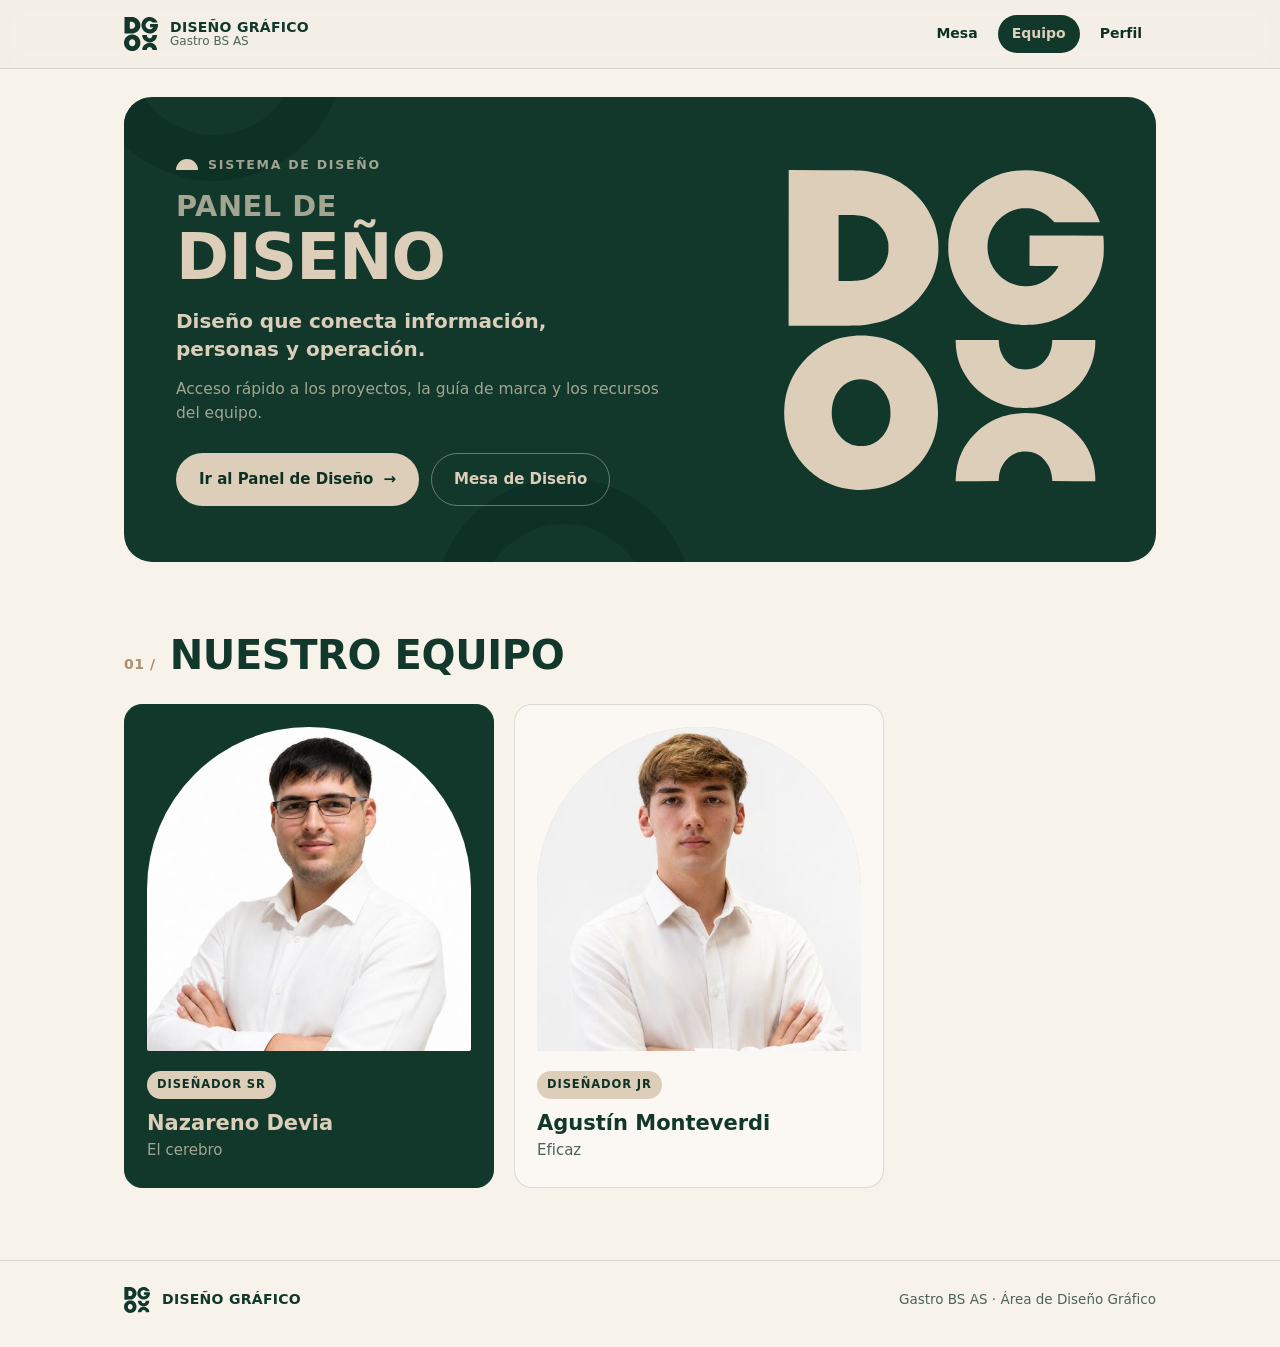
<file: equipo.html>
<!doctype html>
<html lang="es">
<head>
  <meta charset="UTF-8" />
  <meta name="viewport" content="width=device-width, initial-scale=1.0" />
  <title>Equipo de Diseño · Gastro BS AS</title>
  <meta name="theme-color" content="#11382b" />
  <link rel="icon" href="assetdise/favicon.svg" type="image/svg+xml" />
  <link rel="stylesheet" href="styles.css" />
</head>
<body>
  <svg width="0" height="0" style="position:absolute" aria-hidden="true" focusable="false"><symbol id="logo-dg" viewBox="0 0 1491 1492"><path fill-rule="evenodd" d="M328.0 1490.9C292.5 1488.4 252.1 1479.2 220.5 1466.5C144.1 1435.9 75.6 1372.6 38.1 1298.1C27.2 1276.5 21.5 1262.1 15.5 1241.5C3.6 1200.3 -1.4 1155.8 0.9 1112.8C4.1 1056.0 15.5 1012.2 39.2 965.8C56.8 931.3 78.9 902.0 110.6 871.0C140.8 841.5 176.0 817.3 210.4 802.4C238.0 790.5 255.3 785.0 280.3 780.1C335.4 769.3 384.7 769.3 439.9 780.1C530.4 797.8 615.0 857.4 665.5 939.0C679.5 961.5 687.8 978.9 697.5 1005.6C712.2 1046.1 719.5 1100.1 717.0 1150.3C714.6 1197.5 707.5 1231.3 691.8 1270.5C678.8 1302.8 661.7 1331.5 637.7 1361.4C626.6 1375.4 599.0 1402.6 583.7 1414.8C557.5 1435.7 522.4 1456.2 492.7 1467.8C444.9 1486.5 384.8 1494.9 328.0 1490.9ZM800.4 1434.8C802.1 1391.5 809.9 1357.6 826.4 1320.6C842.0 1285.8 861.8 1257.9 892.4 1227.5C930.8 1189.4 971.0 1164.7 1021.0 1148.6C1078.3 1130.1 1156.6 1128.5 1217.8 1144.5C1280.9 1161.1 1338.6 1198.0 1381.1 1249.1C1393.0 1263.3 1397.0 1268.7 1405.9 1282.9C1434.7 1329.0 1451.0 1385.4 1451.0 1439.8L1451.0 1451.0L1350.8 1450.8L1250.5 1450.5L1249.7 1439.1C1247.5 1406.0 1237.0 1379.1 1216.7 1355.2C1192.6 1326.7 1162.1 1312.7 1124.5 1312.8C1089.4 1312.9 1063.1 1323.8 1039.8 1347.8C1016.1 1372.3 1003.1 1402.8 1001.1 1439.0L1000.5 1450.5L900.1 1450.8L799.7 1451.0L800.4 1434.8ZM384.5 1285.4C410.6 1281.3 430.4 1270.8 451.0 1250.1C476.3 1224.7 491.3 1192.1 495.1 1154.2C496.5 1140.7 495.7 1110.5 493.5 1098.5C487.7 1065.2 473.5 1038.2 449.2 1013.7C424.6 988.8 393.4 976.0 357.9 976.0C314.4 976.0 278.0 995.2 251.8 1031.8C239.4 1049.1 231.5 1067.1 226.6 1089.1C215.5 1138.9 224.7 1192.4 250.5 1228.5C272.2 1259.0 299.9 1278.3 330.8 1284.5C347.9 1288.0 365.8 1288.3 384.5 1285.4ZM1095.0 1109.0C1069.6 1106.6 1049.4 1102.7 1024.0 1095.3C983.3 1083.5 944.5 1062.1 910.5 1033.0C898.9 1023.0 875.4 998.9 866.6 988.0C858.1 977.4 840.7 951.3 834.7 940.0C825.5 922.9 814.6 895.0 809.5 875.2C804.9 857.9 801.2 830.7 800.3 808.8L799.7 793.0L900.2 793.0L1000.7 793.0L1001.3 804.8C1003.6 854.7 1031.6 899.8 1072.4 919.5C1087.5 926.8 1103.5 930.0 1124.6 930.0C1167.6 930.0 1198.0 914.0 1225.7 876.7C1238.7 859.2 1248.2 830.4 1249.7 803.8L1250.3 793.0L1350.7 793.0L1451.0 793.0L1451.0 804.2C1450.9 857.1 1435.6 911.3 1407.7 957.3C1369.5 1020.4 1303.5 1072.4 1234.5 1093.7C1213.1 1100.3 1194.1 1104.5 1170.5 1107.6C1157.4 1109.4 1108.8 1110.3 1095.0 1109.0ZM21.2 363.3L21.5 0.5L183.0 0.8C343.1 1.0 358.4 1.3 381.0 4.6C411.3 9.0 463.4 21.4 481.0 28.5C499.3 35.8 531.2 52.1 547.0 62.0C617.4 106.5 668.0 166.8 697.3 241.5C704.5 259.8 708.2 272.5 712.5 293.4C718.6 323.6 719.4 332.3 719.4 365.0C719.4 397.6 718.6 406.0 712.4 436.5C700.3 496.5 669.3 554.8 623.6 603.5C594.1 635.0 554.2 664.1 514.0 683.3C470.7 704.1 441.7 712.6 390.0 720.0C350.1 725.6 361.4 725.3 184.7 725.7L21.0 726.1L21.2 363.3ZM1102.5 722.4C1100.8 722.2 1094.5 721.5 1088.5 720.9C1038.5 716.0 987.0 698.8 942.6 672.2C874.3 631.3 826.1 575.5 792.5 498.5C780.8 471.7 771.8 437.2 767.4 402.5C764.9 383.0 764.9 340.2 767.3 320.0C771.1 288.6 780.3 251.5 790.6 225.5C801.3 198.7 819.8 165.6 835.8 144.6C852.6 122.5 878.5 95.6 899.0 78.8C938.2 46.9 984.0 24.0 1033.5 11.6C1083.4 -0.9 1140.7 -2.7 1193.7 6.5C1232.5 13.2 1259.6 22.2 1294.5 39.8C1353.8 69.8 1404.9 117.0 1439.9 174.0C1450.7 191.6 1466.6 225.8 1471.5 241.7L1472.1 244.0L1366.3 244.0L1260.5 244.0L1254.6 237.4C1234.4 214.8 1204.0 194.7 1177.0 186.2C1158.4 180.3 1146.6 178.5 1125.5 178.5C1109.7 178.5 1104.6 178.9 1095.0 180.8C1073.7 185.1 1055.5 192.1 1037.5 203.0C984.2 235.2 951.7 288.8 948.5 349.5C946.1 394.8 960.7 440.9 988.0 474.8C1016.6 510.4 1054.0 532.5 1098.5 540.2C1108.8 541.9 1113.3 542.2 1130.5 541.7C1152.8 541.1 1161.4 539.7 1180.0 533.5C1194.3 528.7 1214.3 518.8 1225.4 510.8C1237.8 502.0 1254.7 485.6 1263.9 473.4C1272.0 462.5 1279.0 451.4 1279.0 449.3C1279.0 448.3 1271.2 448.0 1241.7 448.0C1221.1 448.0 1190.7 447.7 1174.2 447.3L1144.0 446.7L1144.2 376.1L1144.5 305.5L1167.8 305.5C1180.5 305.5 1257.8 305.6 1339.4 305.8L1487.8 306.0L1489.1 317.8C1491.3 336.1 1491.0 390.8 1488.7 408.0C1480.9 466.0 1462.7 515.8 1432.6 562.0C1396.4 617.7 1342.5 663.6 1282.5 690.1C1245.3 706.6 1215.4 714.9 1172.5 720.6C1162.1 722.0 1109.5 723.4 1102.5 722.4ZM336.5 516.0C365.8 514.7 378.8 511.5 402.5 500.0C432.0 485.6 457.5 461.1 470.5 434.5C476.8 421.6 481.0 409.6 484.1 395.0C486.1 386.0 486.4 381.5 486.5 363.5C486.5 345.1 486.2 341.2 484.2 332.1C477.6 302.8 465.5 279.9 445.6 259.3C433.0 246.2 421.9 237.8 407.1 230.1C387.6 220.1 371.7 215.3 348.5 212.5C332.9 210.5 293.9 209.2 270.8 209.8L254.0 210.2L254.0 363.6L254.0 517.0L284.8 517.0C301.7 516.9 324.9 516.5 336.5 516.0Z"/></symbol></svg>

  <header class="topbar">
    <div class="wrap topbar__inner">
      <a class="brand" href="index.html" aria-label="Mesa de Diseño · inicio">
        <svg class="logo" aria-hidden="true"><use href="#logo-dg" /></svg>
        <span class="brand__text">
          <span class="brand__name">Diseño Gráfico</span>
          <span class="brand__sub">Gastro BS AS</span>
        </span>
      </a>
      <nav class="topbar__nav" aria-label="Principal">
        <a class="topbar__link" href="index.html">Mesa</a>
        <a class="topbar__link" href="equipo.html" aria-current="page">Equipo</a>
        <a class="topbar__link" href="panel-diseno.html">Perfil</a>
      </nav>
    </div>
  </header>

  <main class="wrap">
    <section class="hero" aria-labelledby="hero-title">
      <div class="hero__content">
        <p class="eyebrow">Sistema de Diseño</p>
        <h1 class="hero__title" id="hero-title"><small>Panel de</small>Diseño</h1>
        <p class="hero__tagline">Diseño que conecta información, personas y operación.</p>
        <p class="hero__text">Acceso rápido a los proyectos, la guía de marca y los recursos del equipo.</p>
        <div class="hero__actions">
          <a class="btn btn--vison" href="panel-diseno.html">Ir al Panel de Diseño <span class="btn__arrow" aria-hidden="true">→</span></a>
          <a class="btn btn--ghost-dark" href="index.html">Mesa de Diseño</a>
        </div>
      </div>
      <div class="hero__mark" aria-hidden="true">
        <svg class="logo"><use href="#logo-dg" /></svg>
      </div>
    </section>

    <section class="section" aria-labelledby="team-title">
      <div class="section-head">
        <span class="section-head__num">01 /</span>
        <h2 class="section-head__title" id="team-title">Nuestro equipo</h2>
      </div>

      <div class="team-grid">
        <article class="person-card person-card--lead">
          <div class="person-card__photo">
            <img src="assetdise/nazareno-devia.jpg" alt="Nazareno Devia" />
          </div>
          <span class="person-card__tag">Diseñador Sr</span>
          <h3 class="person-card__name">Nazareno Devia</h3>
          <p class="person-card__trait">El cerebro</p>
        </article>

        <article class="person-card">
          <div class="person-card__photo">
            <img src="assetdise/agustin-monteverdi.jpg" alt="Agustín Monteverdi" />
          </div>
          <span class="person-card__tag">Diseñador Jr</span>
          <h3 class="person-card__name">Agustín Monteverdi</h3>
          <p class="person-card__trait">Eficaz</p>
        </article>
      </div>
    </section>
  </main>

  <footer class="footer">
    <div class="wrap footer__inner">
      <a class="brand" href="index.html">
        <svg class="logo" aria-hidden="true"><use href="#logo-dg" /></svg>
        <span class="brand__name">Diseño Gráfico</span>
      </a>
      <span>Gastro BS AS · Área de Diseño Gráfico</span>
    </div>
  </footer>
</body>
</html>
</file>
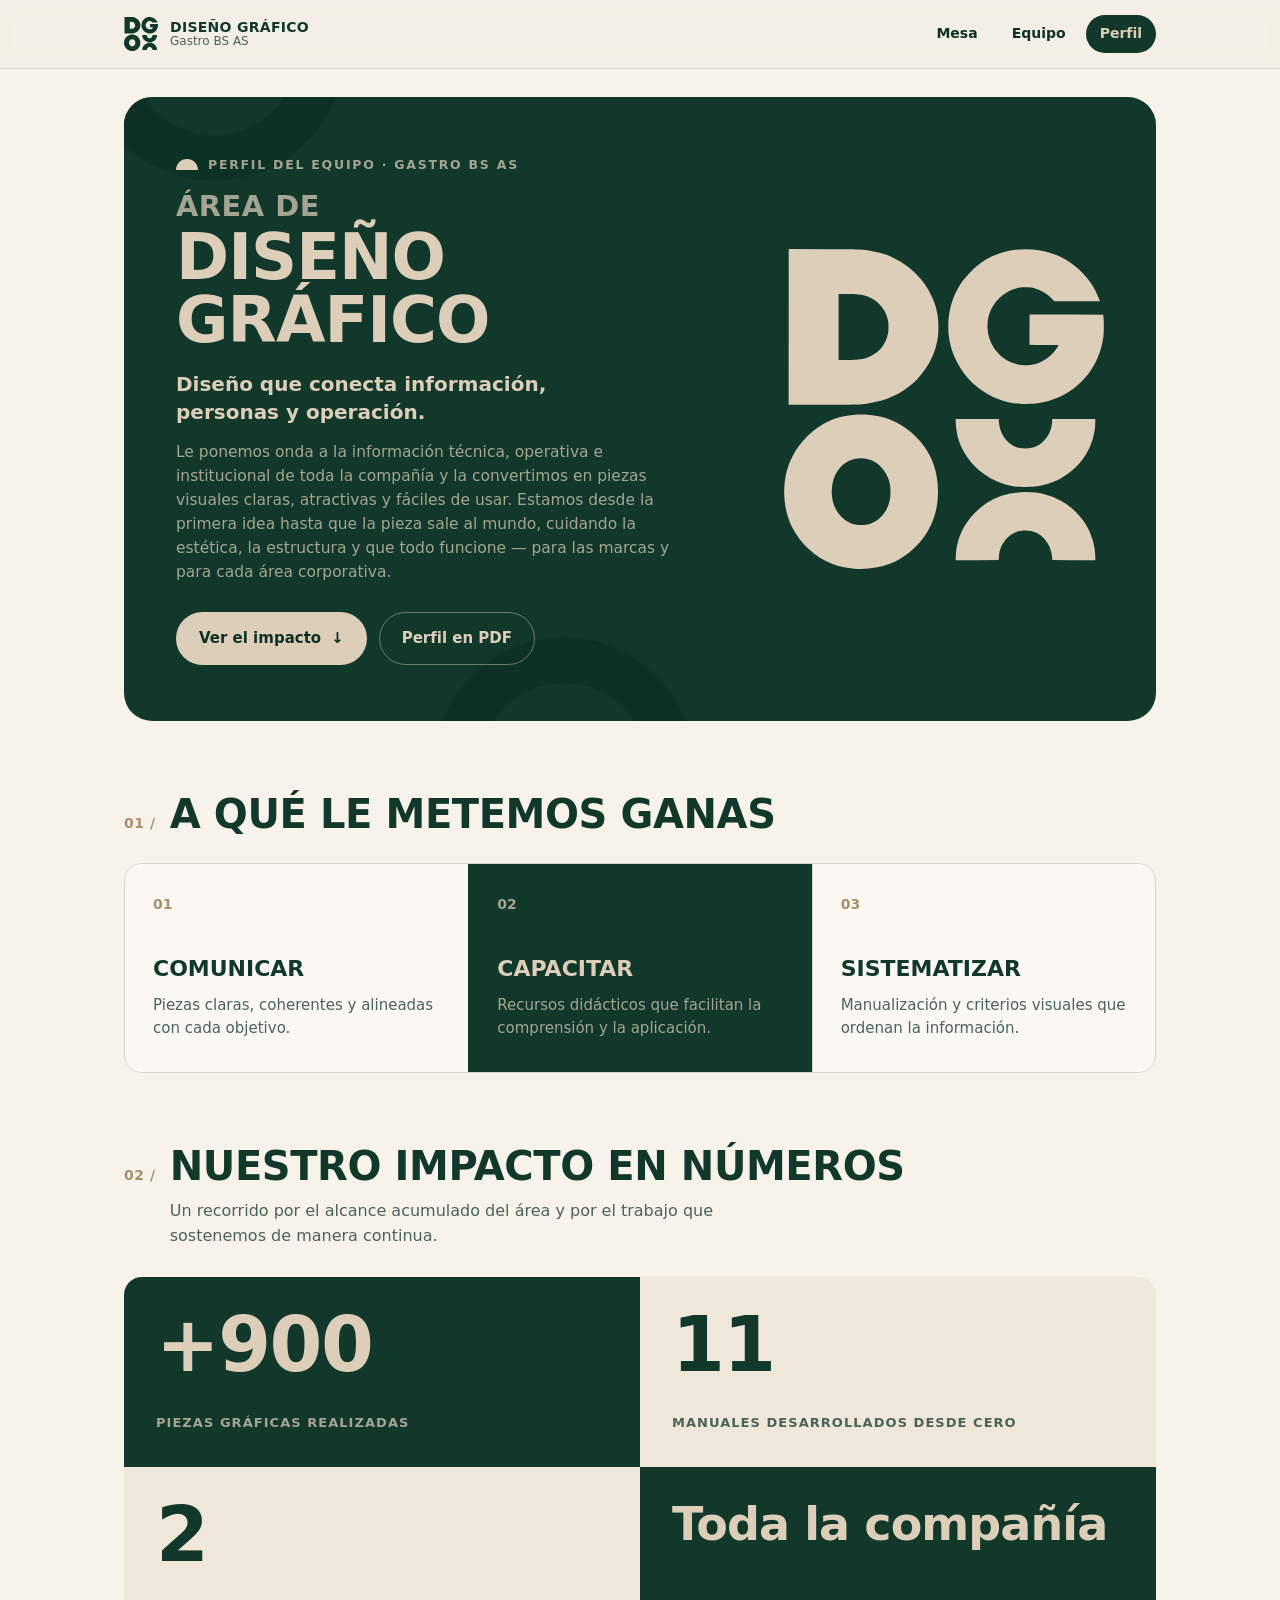
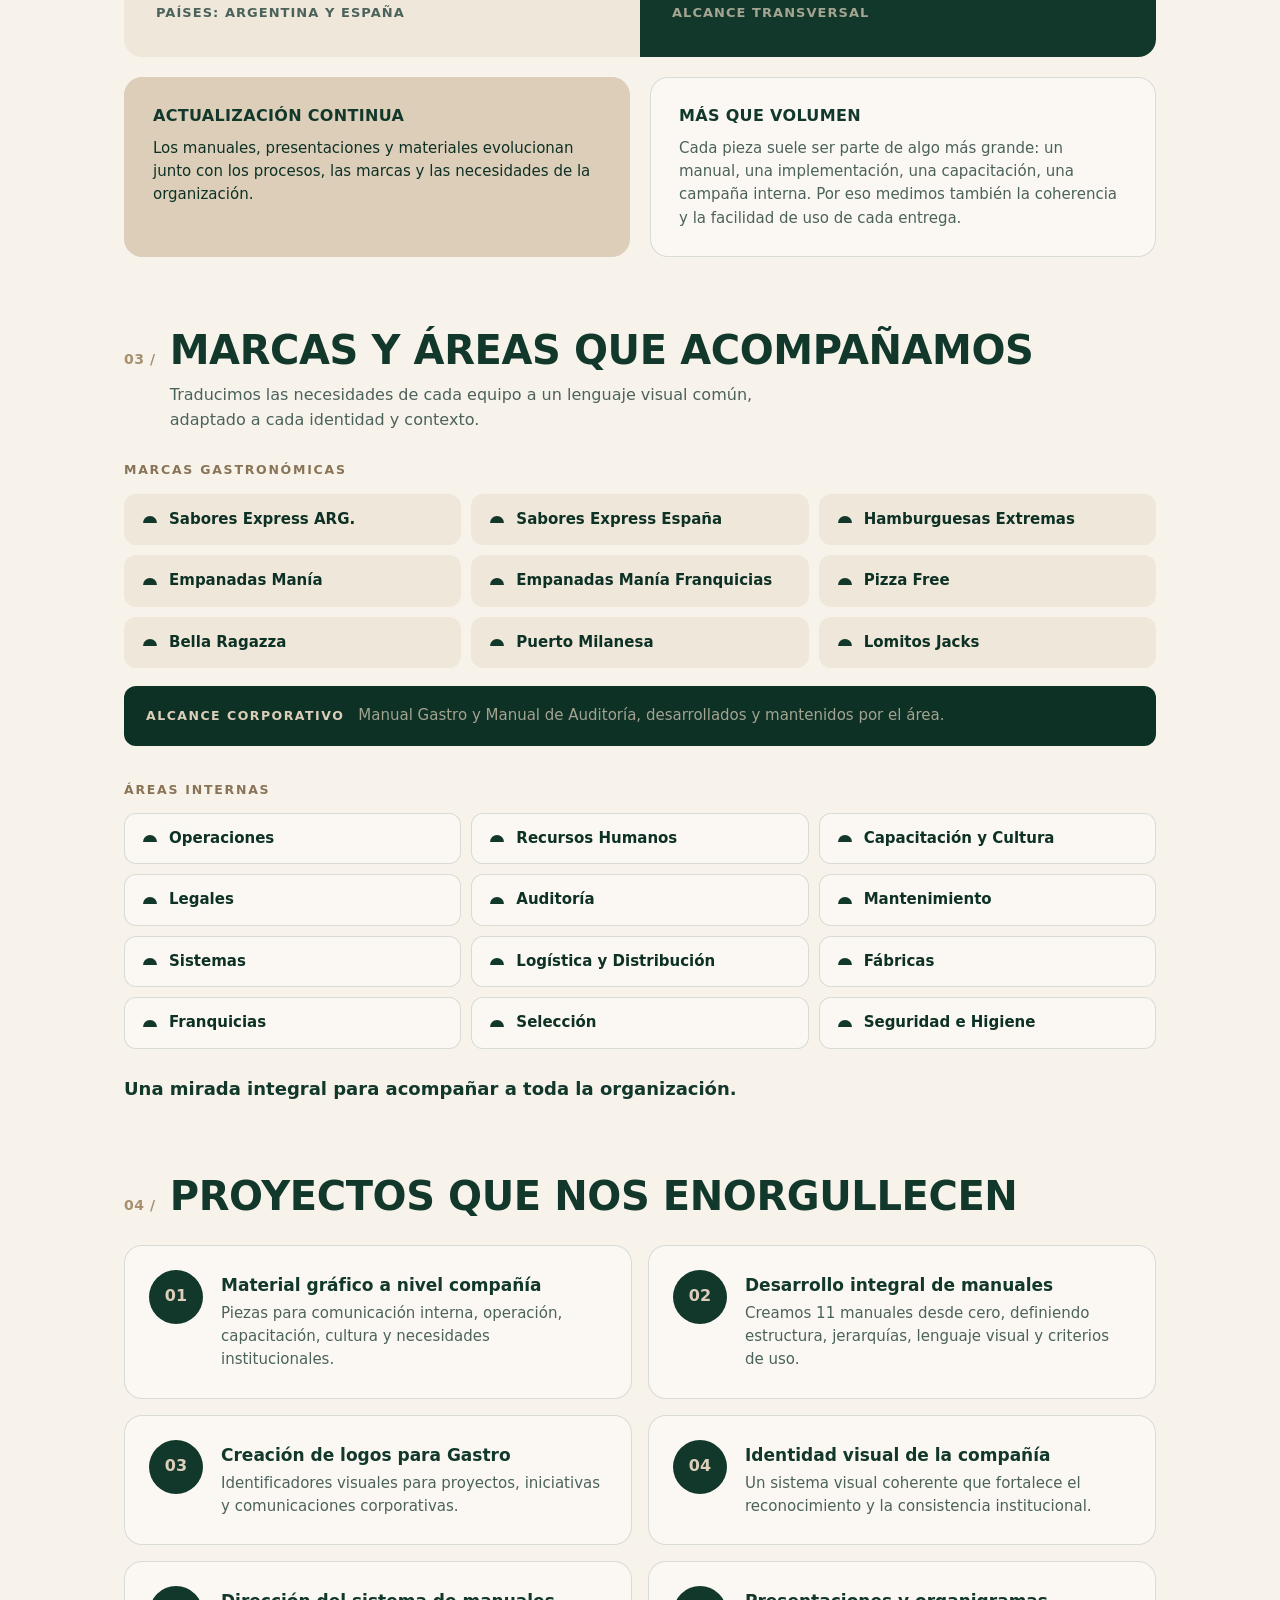
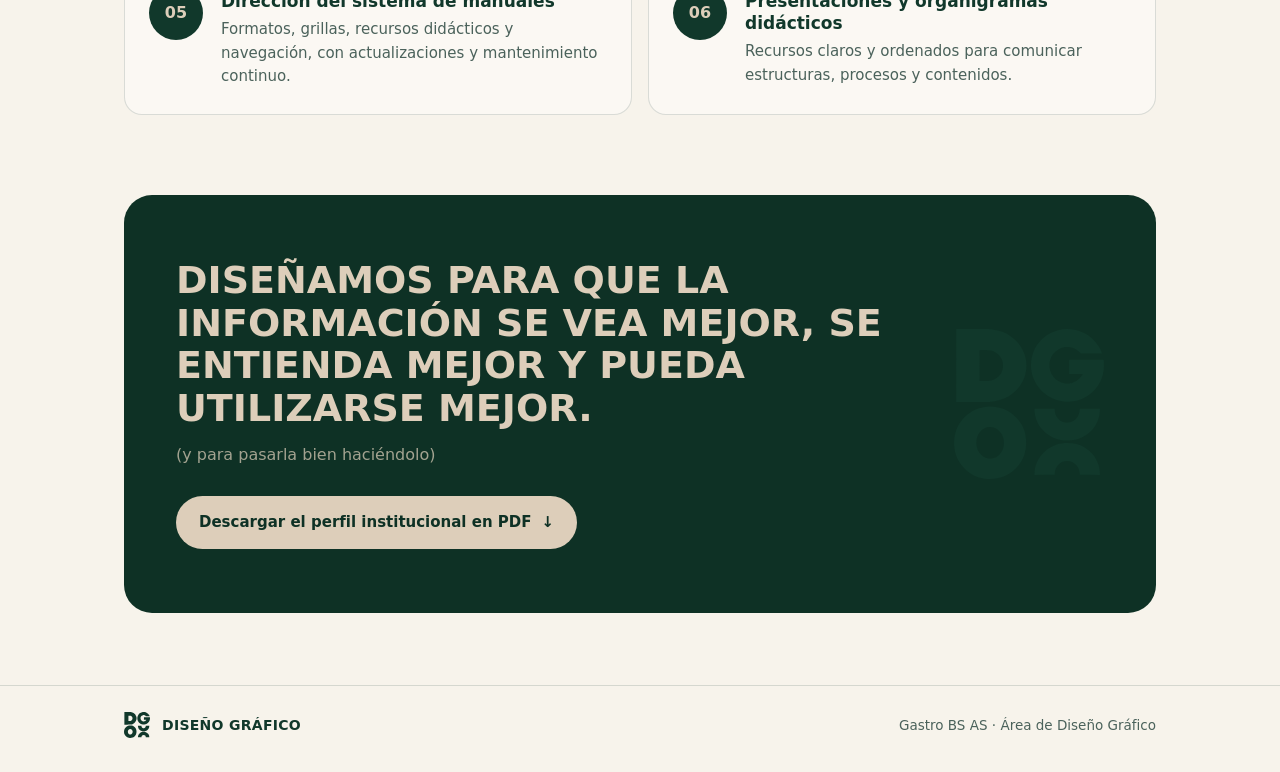
<file: panel-diseno.html>
<!doctype html>
<html lang="es">
<head>
  <meta charset="UTF-8" />
  <meta name="viewport" content="width=device-width, initial-scale=1.0" />
  <title>Panel de Diseño · Gastro BS AS</title>
  <meta name="theme-color" content="#11382b" />
  <link rel="icon" href="assetdise/favicon.svg" type="image/svg+xml" />
  <link rel="stylesheet" href="styles.css" />
</head>
<body>
  <svg width="0" height="0" style="position:absolute" aria-hidden="true" focusable="false"><symbol id="logo-dg" viewBox="0 0 1491 1492"><path fill-rule="evenodd" d="M328.0 1490.9C292.5 1488.4 252.1 1479.2 220.5 1466.5C144.1 1435.9 75.6 1372.6 38.1 1298.1C27.2 1276.5 21.5 1262.1 15.5 1241.5C3.6 1200.3 -1.4 1155.8 0.9 1112.8C4.1 1056.0 15.5 1012.2 39.2 965.8C56.8 931.3 78.9 902.0 110.6 871.0C140.8 841.5 176.0 817.3 210.4 802.4C238.0 790.5 255.3 785.0 280.3 780.1C335.4 769.3 384.7 769.3 439.9 780.1C530.4 797.8 615.0 857.4 665.5 939.0C679.5 961.5 687.8 978.9 697.5 1005.6C712.2 1046.1 719.5 1100.1 717.0 1150.3C714.6 1197.5 707.5 1231.3 691.8 1270.5C678.8 1302.8 661.7 1331.5 637.7 1361.4C626.6 1375.4 599.0 1402.6 583.7 1414.8C557.5 1435.7 522.4 1456.2 492.7 1467.8C444.9 1486.5 384.8 1494.9 328.0 1490.9ZM800.4 1434.8C802.1 1391.5 809.9 1357.6 826.4 1320.6C842.0 1285.8 861.8 1257.9 892.4 1227.5C930.8 1189.4 971.0 1164.7 1021.0 1148.6C1078.3 1130.1 1156.6 1128.5 1217.8 1144.5C1280.9 1161.1 1338.6 1198.0 1381.1 1249.1C1393.0 1263.3 1397.0 1268.7 1405.9 1282.9C1434.7 1329.0 1451.0 1385.4 1451.0 1439.8L1451.0 1451.0L1350.8 1450.8L1250.5 1450.5L1249.7 1439.1C1247.5 1406.0 1237.0 1379.1 1216.7 1355.2C1192.6 1326.7 1162.1 1312.7 1124.5 1312.8C1089.4 1312.9 1063.1 1323.8 1039.8 1347.8C1016.1 1372.3 1003.1 1402.8 1001.1 1439.0L1000.5 1450.5L900.1 1450.8L799.7 1451.0L800.4 1434.8ZM384.5 1285.4C410.6 1281.3 430.4 1270.8 451.0 1250.1C476.3 1224.7 491.3 1192.1 495.1 1154.2C496.5 1140.7 495.7 1110.5 493.5 1098.5C487.7 1065.2 473.5 1038.2 449.2 1013.7C424.6 988.8 393.4 976.0 357.9 976.0C314.4 976.0 278.0 995.2 251.8 1031.8C239.4 1049.1 231.5 1067.1 226.6 1089.1C215.5 1138.9 224.7 1192.4 250.5 1228.5C272.2 1259.0 299.9 1278.3 330.8 1284.5C347.9 1288.0 365.8 1288.3 384.5 1285.4ZM1095.0 1109.0C1069.6 1106.6 1049.4 1102.7 1024.0 1095.3C983.3 1083.5 944.5 1062.1 910.5 1033.0C898.9 1023.0 875.4 998.9 866.6 988.0C858.1 977.4 840.7 951.3 834.7 940.0C825.5 922.9 814.6 895.0 809.5 875.2C804.9 857.9 801.2 830.7 800.3 808.8L799.7 793.0L900.2 793.0L1000.7 793.0L1001.3 804.8C1003.6 854.7 1031.6 899.8 1072.4 919.5C1087.5 926.8 1103.5 930.0 1124.6 930.0C1167.6 930.0 1198.0 914.0 1225.7 876.7C1238.7 859.2 1248.2 830.4 1249.7 803.8L1250.3 793.0L1350.7 793.0L1451.0 793.0L1451.0 804.2C1450.9 857.1 1435.6 911.3 1407.7 957.3C1369.5 1020.4 1303.5 1072.4 1234.5 1093.7C1213.1 1100.3 1194.1 1104.5 1170.5 1107.6C1157.4 1109.4 1108.8 1110.3 1095.0 1109.0ZM21.2 363.3L21.5 0.5L183.0 0.8C343.1 1.0 358.4 1.3 381.0 4.6C411.3 9.0 463.4 21.4 481.0 28.5C499.3 35.8 531.2 52.1 547.0 62.0C617.4 106.5 668.0 166.8 697.3 241.5C704.5 259.8 708.2 272.5 712.5 293.4C718.6 323.6 719.4 332.3 719.4 365.0C719.4 397.6 718.6 406.0 712.4 436.5C700.3 496.5 669.3 554.8 623.6 603.5C594.1 635.0 554.2 664.1 514.0 683.3C470.7 704.1 441.7 712.6 390.0 720.0C350.1 725.6 361.4 725.3 184.7 725.7L21.0 726.1L21.2 363.3ZM1102.5 722.4C1100.8 722.2 1094.5 721.5 1088.5 720.9C1038.5 716.0 987.0 698.8 942.6 672.2C874.3 631.3 826.1 575.5 792.5 498.5C780.8 471.7 771.8 437.2 767.4 402.5C764.9 383.0 764.9 340.2 767.3 320.0C771.1 288.6 780.3 251.5 790.6 225.5C801.3 198.7 819.8 165.6 835.8 144.6C852.6 122.5 878.5 95.6 899.0 78.8C938.2 46.9 984.0 24.0 1033.5 11.6C1083.4 -0.9 1140.7 -2.7 1193.7 6.5C1232.5 13.2 1259.6 22.2 1294.5 39.8C1353.8 69.8 1404.9 117.0 1439.9 174.0C1450.7 191.6 1466.6 225.8 1471.5 241.7L1472.1 244.0L1366.3 244.0L1260.5 244.0L1254.6 237.4C1234.4 214.8 1204.0 194.7 1177.0 186.2C1158.4 180.3 1146.6 178.5 1125.5 178.5C1109.7 178.5 1104.6 178.9 1095.0 180.8C1073.7 185.1 1055.5 192.1 1037.5 203.0C984.2 235.2 951.7 288.8 948.5 349.5C946.1 394.8 960.7 440.9 988.0 474.8C1016.6 510.4 1054.0 532.5 1098.5 540.2C1108.8 541.9 1113.3 542.2 1130.5 541.7C1152.8 541.1 1161.4 539.7 1180.0 533.5C1194.3 528.7 1214.3 518.8 1225.4 510.8C1237.8 502.0 1254.7 485.6 1263.9 473.4C1272.0 462.5 1279.0 451.4 1279.0 449.3C1279.0 448.3 1271.2 448.0 1241.7 448.0C1221.1 448.0 1190.7 447.7 1174.2 447.3L1144.0 446.7L1144.2 376.1L1144.5 305.5L1167.8 305.5C1180.5 305.5 1257.8 305.6 1339.4 305.8L1487.8 306.0L1489.1 317.8C1491.3 336.1 1491.0 390.8 1488.7 408.0C1480.9 466.0 1462.7 515.8 1432.6 562.0C1396.4 617.7 1342.5 663.6 1282.5 690.1C1245.3 706.6 1215.4 714.9 1172.5 720.6C1162.1 722.0 1109.5 723.4 1102.5 722.4ZM336.5 516.0C365.8 514.7 378.8 511.5 402.5 500.0C432.0 485.6 457.5 461.1 470.5 434.5C476.8 421.6 481.0 409.6 484.1 395.0C486.1 386.0 486.4 381.5 486.5 363.5C486.5 345.1 486.2 341.2 484.2 332.1C477.6 302.8 465.5 279.9 445.6 259.3C433.0 246.2 421.9 237.8 407.1 230.1C387.6 220.1 371.7 215.3 348.5 212.5C332.9 210.5 293.9 209.2 270.8 209.8L254.0 210.2L254.0 363.6L254.0 517.0L284.8 517.0C301.7 516.9 324.9 516.5 336.5 516.0Z"/></symbol></svg>

  <header class="topbar">
    <div class="wrap topbar__inner">
      <a class="brand" href="index.html" aria-label="Mesa de Diseño · inicio">
        <svg class="logo" aria-hidden="true"><use href="#logo-dg" /></svg>
        <span class="brand__text">
          <span class="brand__name">Diseño Gráfico</span>
          <span class="brand__sub">Gastro BS AS</span>
        </span>
      </a>
      <nav class="topbar__nav" aria-label="Principal">
        <a class="topbar__link" href="index.html">Mesa</a>
        <a class="topbar__link" href="equipo.html">Equipo</a>
        <a class="topbar__link" href="panel-diseno.html" aria-current="page">Perfil</a>
      </nav>
    </div>
  </header>

  <main class="wrap">
    <section class="hero" aria-labelledby="hero-title">
      <div class="hero__content">
        <p class="eyebrow">Perfil del equipo · Gastro BS AS</p>
        <h1 class="hero__title" id="hero-title"><small>Área de</small>Diseño Gráfico</h1>
        <p class="hero__tagline">Diseño que conecta información, personas y operación.</p>
        <p class="hero__text">
          Le ponemos onda a la información técnica, operativa e institucional de toda la
          compañía y la convertimos en piezas visuales claras, atractivas y fáciles de usar.
          Estamos desde la primera idea hasta que la pieza sale al mundo, cuidando la
          estética, la estructura y que todo funcione — para las marcas y para cada área corporativa.
        </p>
        <div class="hero__actions">
          <a class="btn btn--vison" href="#impacto">Ver el impacto <span class="btn__arrow" aria-hidden="true">↓</span></a>
          <a class="btn btn--ghost-dark" href="assetdise/Perfil_Area_Diseno_Grafico.pdf">Perfil en PDF</a>
        </div>
      </div>
      <div class="hero__mark" aria-hidden="true">
        <svg class="logo"><use href="#logo-dg" /></svg>
      </div>
    </section>

    <section class="section" aria-labelledby="pilares-title">
      <div class="section-head">
        <span class="section-head__num">01 /</span>
        <h2 class="section-head__title" id="pilares-title">A qué le metemos ganas</h2>
      </div>
      <div class="pillars">
        <article class="pillar">
          <span class="pillar__num">01</span>
          <h3>Comunicar</h3>
          <p>Piezas claras, coherentes y alineadas con cada objetivo.</p>
        </article>
        <article class="pillar pillar--dark">
          <span class="pillar__num">02</span>
          <h3>Capacitar</h3>
          <p>Recursos didácticos que facilitan la comprensión y la aplicación.</p>
        </article>
        <article class="pillar">
          <span class="pillar__num">03</span>
          <h3>Sistematizar</h3>
          <p>Manualización y criterios visuales que ordenan la información.</p>
        </article>
      </div>
    </section>

    <section class="section" id="impacto" aria-labelledby="impacto-title">
      <div class="section-head">
        <span class="section-head__num">02 /</span>
        <h2 class="section-head__title" id="impacto-title">Nuestro impacto en números</h2>
        <p class="section-head__lead">Un recorrido por el alcance acumulado del área y por el trabajo que sostenemos de manera continua.</p>
      </div>
      <div class="stats">
        <div class="stat">
          <span class="stat__num">+900</span>
          <span class="stat__label">Piezas gráficas realizadas</span>
        </div>
        <div class="stat">
          <span class="stat__num">11</span>
          <span class="stat__label">Manuales desarrollados desde cero</span>
        </div>
        <div class="stat">
          <span class="stat__num">2</span>
          <span class="stat__label">Países: Argentina y España</span>
        </div>
        <div class="stat">
          <span class="stat__num stat__num--words">Toda la compañía</span>
          <span class="stat__label">Alcance transversal</span>
        </div>
      </div>
      <div class="notes">
        <div class="note note--accent">
          <h3>Actualización continua</h3>
          <p>Los manuales, presentaciones y materiales evolucionan junto con los procesos, las marcas y las necesidades de la organización.</p>
        </div>
        <div class="note">
          <h3>Más que volumen</h3>
          <p>Cada pieza suele ser parte de algo más grande: un manual, una implementación, una capacitación, una campaña interna. Por eso medimos también la coherencia y la facilidad de uso de cada entrega.</p>
        </div>
      </div>
    </section>

    <section class="section" aria-labelledby="marcas-title">
      <div class="section-head">
        <span class="section-head__num">03 /</span>
        <h2 class="section-head__title" id="marcas-title">Marcas y áreas que acompañamos</h2>
        <p class="section-head__lead">Traducimos las necesidades de cada equipo a un lenguaje visual común, adaptado a cada identidad y contexto.</p>
      </div>

      <h3 class="subhead">Marcas gastronómicas</h3>
      <div class="tiles tiles--brands">
        <span class="tile">Sabores Express ARG.</span>
        <span class="tile">Sabores Express España</span>
        <span class="tile">Hamburguesas Extremas</span>
        <span class="tile">Empanadas Manía</span>
        <span class="tile">Empanadas Manía Franquicias</span>
        <span class="tile">Pizza Free</span>
        <span class="tile">Bella Ragazza</span>
        <span class="tile">Puerto Milanesa</span>
        <span class="tile">Lomitos Jacks</span>
      </div>

      <div class="callout">
        <strong>Alcance corporativo</strong>
        <span>Manual Gastro y Manual de Auditoría, desarrollados y mantenidos por el área.</span>
      </div>

      <h3 class="subhead">Áreas internas</h3>
      <div class="tiles">
        <span class="tile">Operaciones</span>
        <span class="tile">Recursos Humanos</span>
        <span class="tile">Capacitación y Cultura</span>
        <span class="tile">Legales</span>
        <span class="tile">Auditoría</span>
        <span class="tile">Mantenimiento</span>
        <span class="tile">Sistemas</span>
        <span class="tile">Logística y Distribución</span>
        <span class="tile">Fábricas</span>
        <span class="tile">Franquicias</span>
        <span class="tile">Selección</span>
        <span class="tile">Seguridad e Higiene</span>
      </div>
      <p class="aside-line">Una mirada integral para acompañar a toda la organización.</p>
    </section>

    <section class="section" aria-labelledby="proyectos-title">
      <div class="section-head">
        <span class="section-head__num">04 /</span>
        <h2 class="section-head__title" id="proyectos-title">Proyectos que nos enorgullecen</h2>
      </div>
      <ol class="projects">
        <li class="project">
          <span class="project__num">01</span>
          <div>
            <h3>Material gráfico a nivel compañía</h3>
            <p>Piezas para comunicación interna, operación, capacitación, cultura y necesidades institucionales.</p>
          </div>
        </li>
        <li class="project">
          <span class="project__num">02</span>
          <div>
            <h3>Desarrollo integral de manuales</h3>
            <p>Creamos 11 manuales desde cero, definiendo estructura, jerarquías, lenguaje visual y criterios de uso.</p>
          </div>
        </li>
        <li class="project">
          <span class="project__num">03</span>
          <div>
            <h3>Creación de logos para Gastro</h3>
            <p>Identificadores visuales para proyectos, iniciativas y comunicaciones corporativas.</p>
          </div>
        </li>
        <li class="project">
          <span class="project__num">04</span>
          <div>
            <h3>Identidad visual de la compañía</h3>
            <p>Un sistema visual coherente que fortalece el reconocimiento y la consistencia institucional.</p>
          </div>
        </li>
        <li class="project">
          <span class="project__num">05</span>
          <div>
            <h3>Dirección del sistema de manuales</h3>
            <p>Formatos, grillas, recursos didácticos y navegación, con actualizaciones y mantenimiento continuo.</p>
          </div>
        </li>
        <li class="project">
          <span class="project__num">06</span>
          <div>
            <h3>Presentaciones y organigramas didácticos</h3>
            <p>Recursos claros y ordenados para comunicar estructuras, procesos y contenidos.</p>
          </div>
        </li>
      </ol>
    </section>

    <section class="closing" aria-label="Cierre">
      <div>
        <p class="closing__quote">Diseñamos para que la información se vea mejor, se entienda mejor y pueda utilizarse mejor.</p>
        <p class="closing__wink">(y para pasarla bien haciéndolo)</p>
        <a class="btn btn--vison" href="assetdise/Perfil_Area_Diseno_Grafico.pdf">Descargar el perfil institucional en PDF <span class="btn__arrow" aria-hidden="true">↓</span></a>
      </div>
      <svg class="logo" aria-hidden="true"><use href="#logo-dg" /></svg>
    </section>
  </main>

  <footer class="footer">
    <div class="wrap footer__inner">
      <a class="brand" href="index.html">
        <svg class="logo" aria-hidden="true"><use href="#logo-dg" /></svg>
        <span class="brand__name">Diseño Gráfico</span>
      </a>
      <span>Gastro BS AS · Área de Diseño Gráfico</span>
    </div>
  </footer>
</body>
</html>
</file>
<file: styles.css>
/* =========================================================
   Diseño Gráfico · Gastro BS AS — hoja de estilos compartida
   Paleta de marca: Verde #133c33 · Visón #DDCEBA · Turquesa oscuro #0b2c27
   ========================================================= */

:root {
  /* Marca */
  --verde: #11382b;
  --vison: #ddceba;
  --turquesa: #0e3125;

  /* Derivados */
  --paper: #f7f3eb;          /* visón muy claro: fondo de página */
  --vison-soft: #efe8da;     /* visón intermedio: superficies */
  --line: rgba(11, 44, 39, 0.14);
  --ink: var(--turquesa);
  --ink-soft: #4b625b;
  --on-dark: var(--vison);
  --on-dark-soft: rgba(221, 206, 186, 0.72);

  --radius-lg: 28px;
  --radius: 18px;
  --radius-sm: 12px;

  --font-display: "Aptos Display", "Aptos", "Segoe UI", system-ui, -apple-system, sans-serif;
  --font-body: "Aptos", "Segoe UI", system-ui, -apple-system, sans-serif;
}

*,
*::before,
*::after {
  box-sizing: border-box;
}

html {
  -webkit-text-size-adjust: 100%;
}

body {
  margin: 0;
  background: var(--paper);
  color: var(--ink);
  font-family: var(--font-body);
  font-size: 16px;
  line-height: 1.55;
  overflow-x: hidden;
}

img,
svg {
  display: block;
  max-width: 100%;
}

a {
  color: inherit;
}

:focus-visible {
  outline: 3px solid var(--verde);
  outline-offset: 3px;
  border-radius: 6px;
}

.logo {
  fill: currentColor;
  flex-shrink: 0;
}

.wrap {
  width: 100%;
  max-width: 1080px;
  margin: 0 auto;
  padding: 0 24px;
}

/* ---------- Topbar ---------- */

.topbar {
  position: sticky;
  top: 0;
  z-index: 10;
  background: rgba(244, 238, 229, 0.88);
  backdrop-filter: blur(10px);
  -webkit-backdrop-filter: blur(10px);
  border-bottom: 1px solid var(--line);
}

.topbar__inner {
  display: flex;
  align-items: center;
  justify-content: space-between;
  gap: 16px;
  height: 68px;
}

.brand {
  display: inline-flex;
  align-items: center;
  gap: 12px;
  text-decoration: none;
  color: var(--verde);
  min-width: 0;
}

.brand .logo {
  width: 34px;
  height: 34px;
}

.brand__text {
  display: flex;
  flex-direction: column;
  line-height: 1.15;
  min-width: 0;
}

.brand__name {
  font-family: var(--font-display);
  font-weight: 800;
  font-size: 14px;
  letter-spacing: 0.02em;
  text-transform: uppercase;
}

.brand__sub {
  font-size: 12px;
  color: var(--ink-soft);
}

.topbar__nav {
  display: flex;
  align-items: center;
  gap: 6px;
}

.topbar__link {
  font-size: 14px;
  font-weight: 600;
  text-decoration: none;
  padding: 8px 14px;
  border-radius: 999px;
  color: var(--ink);
  transition: background 0.15s ease;
}

.topbar__link:hover {
  background: var(--vison-soft);
}

.topbar__link[aria-current="page"] {
  background: var(--verde);
  color: var(--vison);
}

/* ---------- Botones ---------- */

.btn {
  display: inline-flex;
  align-items: center;
  justify-content: center;
  gap: 10px;
  padding: 14px 22px;
  border-radius: 999px;
  font-family: var(--font-body);
  font-size: 15px;
  font-weight: 700;
  text-decoration: none;
  white-space: nowrap;
  border: 1.5px solid transparent;
  transition: transform 0.15s ease, background 0.15s ease, color 0.15s ease;
}

.btn:hover {
  transform: translateY(-2px);
}

.btn--vison {
  background: var(--vison);
  color: var(--turquesa);
}

.btn--vison:hover {
  background: #e8dccb;
}

.btn--ghost-dark {
  color: var(--vison);
  border-color: rgba(221, 206, 186, 0.45);
}

.btn--ghost-dark:hover {
  border-color: var(--vison);
}

.btn--verde {
  background: var(--verde);
  color: var(--vison);
}

.btn--verde:hover {
  background: var(--turquesa);
}

.btn__arrow {
  transition: transform 0.15s ease;
}

.btn:hover .btn__arrow {
  transform: translateX(3px);
}

/* ---------- Encabezado de sección ---------- */

.section {
  padding: 72px 0 0;
}

.section-head {
  display: grid;
  grid-template-columns: auto 1fr;
  align-items: baseline;
  column-gap: 14px;
  margin-bottom: 28px;
}

.section-head__num {
  font-family: var(--font-display);
  font-weight: 700;
  font-size: 14px;
  color: #a8906f;
  letter-spacing: 0.04em;
}

.section-head__title {
  margin: 0;
  font-family: var(--font-display);
  font-weight: 900;
  font-size: clamp(26px, 4vw, 40px);
  line-height: 1.05;
  text-transform: uppercase;
  letter-spacing: -0.01em;
  color: var(--verde);
}

.section-head__lead {
  grid-column: 2;
  margin: 12px 0 0;
  max-width: 620px;
  color: var(--ink-soft);
}

/* ---------- Hero (compartido) ---------- */

.hero {
  position: relative;
  overflow: hidden;
  margin-top: 28px;
  background: var(--verde);
  color: var(--on-dark);
  border-radius: var(--radius-lg);
  padding: 56px 52px;
  display: grid;
  grid-template-columns: minmax(0, 1.35fr) minmax(0, 1fr);
  gap: 40px;
  align-items: center;
}

/* Medias lunas: el mismo recurso del isologo */
.hero::before,
.hero::after {
  content: "";
  position: absolute;
  width: 260px;
  height: 130px;
  border: 46px solid var(--turquesa);
  pointer-events: none;
}

.hero::before {
  top: -46px;
  left: -40px;
  border-top: 0;
  border-radius: 0 0 260px 260px;
}

.hero::after {
  bottom: -46px;
  left: 30%;
  border-bottom: 0;
  border-radius: 260px 260px 0 0;
}

.hero__content {
  position: relative;
  z-index: 1;
}

.eyebrow {
  display: inline-flex;
  align-items: center;
  gap: 10px;
  margin: 0 0 18px;
  font-size: 12.5px;
  font-weight: 700;
  letter-spacing: 0.14em;
  text-transform: uppercase;
  color: var(--on-dark-soft);
}

.eyebrow::before {
  content: "";
  width: 22px;
  height: 11px;
  border-radius: 22px 22px 0 0;
  background: var(--vison);
}

.hero__title {
  margin: 0 0 18px;
  font-family: var(--font-display);
  font-weight: 900;
  font-size: clamp(34px, 5.6vw, 64px);
  line-height: 0.98;
  letter-spacing: -0.015em;
  text-transform: uppercase;
}

.hero__title small {
  display: block;
  font-size: 0.45em;
  font-weight: 800;
  letter-spacing: 0.02em;
  color: var(--on-dark-soft);
  margin-bottom: 6px;
}

.hero__tagline {
  margin: 0 0 14px;
  font-size: clamp(17px, 2vw, 20px);
  font-weight: 600;
  line-height: 1.4;
  max-width: 34ch;
}

.hero__text {
  margin: 0 0 28px;
  max-width: 54ch;
  color: var(--on-dark-soft);
  font-size: 15.5px;
}

.hero__actions {
  display: flex;
  flex-wrap: wrap;
  gap: 12px;
}

.hero__mark {
  position: relative;
  z-index: 1;
  justify-self: end;
  width: 100%;
  max-width: 320px;
  aspect-ratio: 1;
  color: var(--vison);
}

.hero__mark .logo {
  width: 100%;
  height: 100%;
}

/* ---------- Equipo (index) ---------- */

.team-grid {
  display: grid;
  grid-template-columns: repeat(2, minmax(0, 1fr));
  gap: 20px;
  max-width: 760px;
}

.person-card {
  position: relative;
  background: #fbf8f3;
  border: 1px solid var(--line);
  border-radius: var(--radius);
  padding: 22px 22px 24px;
  display: flex;
  flex-direction: column;
  transition: transform 0.2s ease, box-shadow 0.2s ease;
}

.person-card:hover {
  transform: translateY(-4px);
  box-shadow: 0 18px 40px -24px rgba(11, 44, 39, 0.45);
}

/* Foto con forma de arco, como la media luna del logo */
.person-card__photo {
  width: 100%;
  aspect-ratio: 1 / 1;
  border-radius: 999px 999px var(--radius-sm) var(--radius-sm);
  overflow: hidden;
  background: var(--vison);
  margin-bottom: 20px;
}

.person-card__photo img {
  width: 100%;
  height: 100%;
  object-fit: cover;
  filter: saturate(0.9);
}

.person-card__tag {
  align-self: flex-start;
  font-size: 11.5px;
  font-weight: 700;
  letter-spacing: 0.08em;
  text-transform: uppercase;
  padding: 5px 10px;
  border-radius: 999px;
  background: var(--vison);
  color: var(--turquesa);
  margin-bottom: 12px;
}

.person-card__name {
  margin: 0 0 4px;
  font-family: var(--font-display);
  font-weight: 800;
  font-size: 21px;
  line-height: 1.15;
  color: var(--verde);
}

.person-card__trait {
  margin: 0;
  font-size: 15px;
  color: var(--ink-soft);
}

.person-card--lead {
  background: var(--verde);
  border-color: var(--verde);
}

.person-card--lead .person-card__photo {
  background: var(--turquesa);
}

.person-card--lead .person-card__name {
  color: var(--vison);
}

.person-card--lead .person-card__trait {
  color: var(--on-dark-soft);
}

/* ---------- Pilares (panel) ---------- */

.pillars {
  display: grid;
  grid-template-columns: repeat(3, minmax(0, 1fr));
  border-radius: var(--radius);
  overflow: hidden;
  border: 1px solid var(--line);
}

.pillar {
  padding: 30px 28px 32px;
  background: #fbf8f3;
}

.pillar + .pillar {
  border-left: 1px solid var(--line);
}

.pillar--dark {
  background: var(--verde);
  color: var(--vison);
  border-color: var(--verde) !important;
}

.pillar__num {
  display: block;
  font-family: var(--font-display);
  font-weight: 700;
  font-size: 14px;
  color: #a8906f;
  margin-bottom: 36px;
}

.pillar--dark .pillar__num {
  color: var(--on-dark-soft);
}

.pillar h3 {
  margin: 0 0 8px;
  font-family: var(--font-display);
  font-weight: 900;
  font-size: 22px;
  text-transform: uppercase;
  color: var(--verde);
}

.pillar--dark h3 {
  color: var(--vison);
}

.pillar p {
  margin: 0;
  font-size: 15px;
  color: var(--ink-soft);
}

.pillar--dark p {
  color: var(--on-dark-soft);
}

/* ---------- Números: grilla 2×2 en damero, como el isologo ---------- */

.stats {
  display: grid;
  grid-template-columns: repeat(2, minmax(0, 1fr));
  border-radius: var(--radius);
  overflow: hidden;
}

.stat {
  padding: 34px 32px;
  min-height: 190px;
  display: flex;
  flex-direction: column;
  justify-content: space-between;
  gap: 18px;
  background: var(--vison-soft);
}

.stat:nth-child(1),
.stat:nth-child(4) {
  background: var(--verde);
  color: var(--vison);
}

.stat__num {
  font-family: var(--font-display);
  font-weight: 900;
  font-size: clamp(44px, 7vw, 76px);
  line-height: 0.9;
  letter-spacing: -0.02em;
  color: var(--verde);
}

.stat:nth-child(1) .stat__num,
.stat:nth-child(4) .stat__num {
  color: var(--vison);
}

.stat__num--words {
  font-size: clamp(30px, 4.4vw, 46px);
  line-height: 1;
}

.stat__label {
  font-size: 13px;
  font-weight: 700;
  letter-spacing: 0.08em;
  text-transform: uppercase;
  color: var(--ink-soft);
}

.stat:nth-child(1) .stat__label,
.stat:nth-child(4) .stat__label {
  color: var(--on-dark-soft);
}

.notes {
  display: grid;
  grid-template-columns: repeat(2, minmax(0, 1fr));
  gap: 20px;
  margin-top: 20px;
}

.note {
  padding: 26px 28px;
  border-radius: var(--radius);
  border: 1px solid var(--line);
  background: #fbf8f3;
}

.note--accent {
  background: var(--vison);
  border-color: var(--vison);
}

.note h3 {
  margin: 0 0 8px;
  font-family: var(--font-display);
  font-weight: 800;
  font-size: 16px;
  text-transform: uppercase;
  letter-spacing: 0.02em;
  color: var(--verde);
}

.note p {
  margin: 0;
  font-size: 15px;
  color: var(--ink-soft);
}

.note--accent p {
  color: var(--turquesa);
}

/* ---------- Marcas y áreas ---------- */

.subhead {
  margin: 34px 0 14px;
  font-size: 12.5px;
  font-weight: 700;
  letter-spacing: 0.14em;
  text-transform: uppercase;
  color: #8a7457;
}

.subhead:first-of-type {
  margin-top: 0;
}

.tiles {
  display: grid;
  grid-template-columns: repeat(3, minmax(0, 1fr));
  gap: 10px;
}

.tile {
  display: flex;
  align-items: center;
  gap: 12px;
  padding: 15px 18px;
  border-radius: var(--radius-sm);
  background: #fbf8f3;
  border: 1px solid var(--line);
  font-weight: 600;
  font-size: 15px;
  line-height: 1.3;
}

.tile::before {
  content: "";
  flex-shrink: 0;
  width: 14px;
  height: 7px;
  border-radius: 14px 14px 0 0;
  background: var(--verde);
}

.tiles--brands .tile {
  background: var(--vison-soft);
  border-color: transparent;
}

.callout {
  display: flex;
  flex-wrap: wrap;
  align-items: center;
  gap: 8px 14px;
  margin-top: 18px;
  padding: 18px 22px;
  border-radius: var(--radius-sm);
  background: var(--turquesa);
  color: var(--on-dark-soft);
  font-size: 15px;
}

.callout strong {
  font-size: 12.5px;
  letter-spacing: 0.12em;
  text-transform: uppercase;
  color: var(--vison);
}

.aside-line {
  margin: 26px 0 0;
  font-family: var(--font-display);
  font-weight: 800;
  font-size: 18px;
  color: var(--verde);
}

/* ---------- Proyectos ---------- */

.projects {
  list-style: none;
  margin: 0;
  padding: 0;
  display: grid;
  grid-template-columns: repeat(2, minmax(0, 1fr));
  gap: 16px;
  counter-reset: project;
}

.project {
  display: grid;
  grid-template-columns: 54px 1fr;
  gap: 18px;
  align-items: start;
  padding: 24px 24px 26px;
  border-radius: var(--radius);
  background: #fbf8f3;
  border: 1px solid var(--line);
  transition: border-color 0.2s ease, transform 0.2s ease;
}

.project:hover {
  border-color: var(--verde);
  transform: translateY(-2px);
}

.project__num {
  width: 54px;
  height: 54px;
  border-radius: 50%;
  display: grid;
  place-items: center;
  background: var(--verde);
  color: var(--vison);
  font-family: var(--font-display);
  font-weight: 800;
  font-size: 16px;
}

.project h3 {
  margin: 4px 0 6px;
  font-size: 17px;
  font-weight: 700;
  line-height: 1.3;
  color: var(--verde);
}

.project p {
  margin: 0;
  font-size: 15px;
  color: var(--ink-soft);
}

/* ---------- Cierre ---------- */

.closing {
  position: relative;
  overflow: hidden;
  margin-top: 80px;
  border-radius: var(--radius-lg);
  background: var(--turquesa);
  color: var(--vison);
  padding: 64px 52px;
  display: grid;
  grid-template-columns: minmax(0, 1fr) auto;
  gap: 40px;
  align-items: center;
}

.closing__quote {
  margin: 0 0 14px;
  font-family: var(--font-display);
  font-weight: 900;
  font-size: clamp(24px, 3.6vw, 38px);
  line-height: 1.12;
  text-transform: uppercase;
}

.closing__wink {
  margin: 0 0 28px;
  color: var(--on-dark-soft);
}

.closing .logo {
  width: 150px;
  height: 150px;
  color: var(--verde);
}

/* ---------- Footer ---------- */

.footer {
  margin-top: 72px;
  border-top: 1px solid var(--line);
}

.footer__inner {
  display: flex;
  flex-wrap: wrap;
  align-items: center;
  justify-content: space-between;
  gap: 12px;
  padding: 26px 24px 34px;
  font-size: 13.5px;
  color: var(--ink-soft);
}

.footer .brand .logo {
  width: 26px;
  height: 26px;
}

/* ---------- Responsive ---------- */

@media (max-width: 900px) {
  .hero {
    grid-template-columns: 1fr;
    padding: 44px 32px 40px;
  }

  .hero__mark {
    order: -1;
    justify-self: start;
    max-width: 120px;
  }

  .team-grid {
    grid-template-columns: repeat(2, minmax(0, 1fr));
  }

  .pillars {
    grid-template-columns: 1fr;
  }

  .pillar + .pillar {
    border-left: 0;
    border-top: 1px solid var(--line);
  }

  .pillar__num {
    margin-bottom: 18px;
  }

  .tiles {
    grid-template-columns: repeat(2, minmax(0, 1fr));
  }

  .projects {
    grid-template-columns: 1fr;
  }

  .closing {
    grid-template-columns: 1fr;
    padding: 48px 32px;
  }

  .closing .logo {
    width: 96px;
    height: 96px;
  }
}

@media (max-width: 600px) {
  .wrap {
    padding: 0 16px;
  }

  .brand__sub {
    display: none;
  }

  .topbar__link {
    padding: 8px 12px;
    font-size: 13.5px;
  }

  .hero {
    padding: 36px 22px 34px;
    border-radius: 22px;
  }

  .hero::before,
  .hero::after {
    width: 180px;
    height: 90px;
    border-width: 32px;
  }

  .hero__actions .btn {
    flex: 1 1 100%;
  }

  .section {
    padding-top: 56px;
  }

  .section-head {
    grid-template-columns: 1fr;
    row-gap: 6px;
  }

  .section-head__lead {
    grid-column: 1;
  }

  .team-grid {
    grid-template-columns: 1fr;
  }

  .stats,
  .notes {
    grid-template-columns: 1fr;
  }

  /* En una columna el damero se mantiene alternando */
  .stat:nth-child(1),
  .stat:nth-child(3) {
    background: var(--verde);
    color: var(--vison);
  }

  .stat:nth-child(4) {
    background: var(--vison-soft);
    color: inherit;
  }

  .stat:nth-child(3) .stat__num {
    color: var(--vison);
  }

  .stat:nth-child(3) .stat__label {
    color: var(--on-dark-soft);
  }

  .stat:nth-child(4) .stat__num {
    color: var(--verde);
  }

  .stat:nth-child(4) .stat__label {
    color: var(--ink-soft);
  }

  .stat {
    min-height: 0;
    padding: 26px 22px;
  }

  .tiles {
    grid-template-columns: 1fr;
  }

  .project {
    grid-template-columns: 44px 1fr;
    gap: 14px;
    padding: 20px 18px;
  }

  .project__num {
    width: 44px;
    height: 44px;
    font-size: 14px;
  }

  .closing {
    padding: 40px 22px;
    border-radius: 22px;
  }
}

@media (prefers-reduced-motion: reduce) {
  * {
    transition: none !important;
  }
}
</file>
